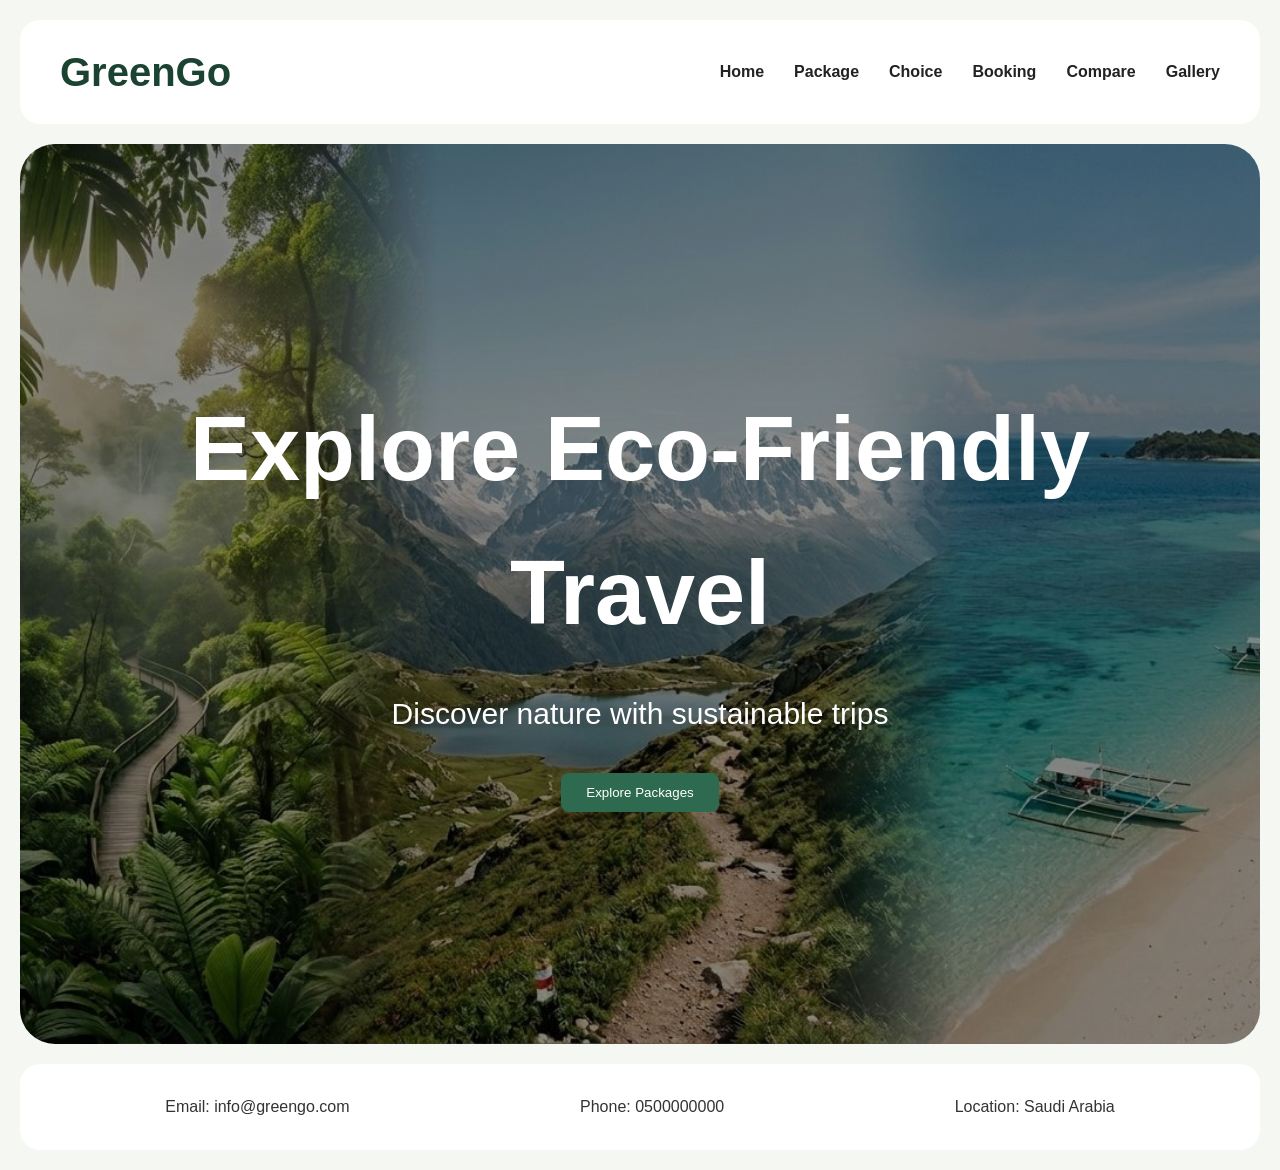
<file: index.html>
<!DOCTYPE html>
<html lang="en">
<head>
    <meta charset="UTF-8">
    <title>GreenGo</title>
    <link rel="stylesheet" href="style.css">
</head>
<body>
<nav>

<div class="logo">
GreenGo
</div>

<div class="nav-links">

<a href="index.html">Home</a>
<a href="package.html">Package</a>
<a href="choice.html">Choice</a>
<a href="booking.html">Booking</a>
<a href="compare.html">Compare</a>
<a href="gallery.html">Gallery</a>

</div>

</nav>

<!-- HERO -->

<section class="hero">

<div class="overlay">

<h1>Explore Eco-Friendly Travel</h1>

<p>
Discover nature with sustainable trips
</p>

<button onclick="goToPackages()">
Explore Packages
</button>

</div>

</section>


<!-- FOOTER -->

<footer>

<p>Email: info@greengo.com</p>

<p>Phone: 0500000000</p>

<p>Location: Saudi Arabia</p>

</footer> 
<script src="script.js"></script>
</body>
</html>
</file>
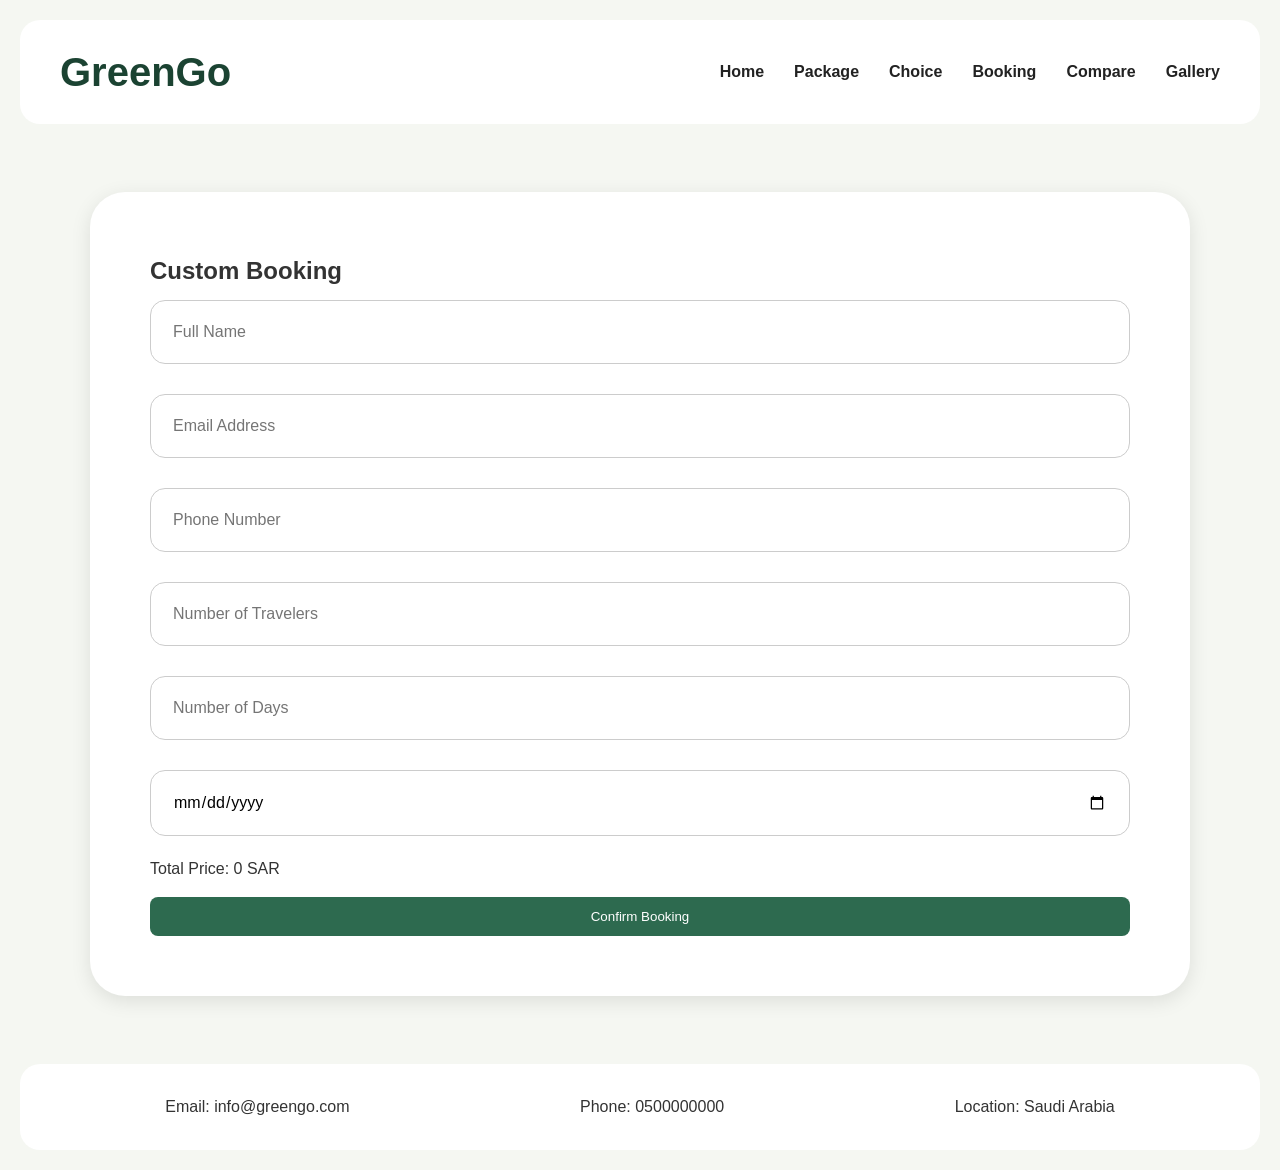
<file: booking.html>
<!DOCTYPE html>
<html lang="en">

<head>

<meta charset="UTF-8">

<meta name="viewport" content="width=device-width, initial-scale=1.0">

<title>Booking</title>

<link rel="stylesheet" href="./style.css">

</head>

<body>

<!-- NAVBAR -->

<nav>

<div class="logo">
GreenGo
</div>

<div class="nav-links">

<a href="index.html">Home</a>
<a href="package.html">Package</a>
<a href="choice.html">Choice</a>
<a href="booking.html">Booking</a>
<a href="compare.html">Compare</a>
<a href="gallery.html">Gallery</a>

</div>

</nav>

<!-- BOOKING SECTION -->

<section class="booking-section">

<form id="bookingForm" class="booking-form">

<h2>Custom Booking</h2>

<div class="form-grid">

<input type="text"
id="name"
placeholder="Full Name"
required>

<input type="email"
id="email"
placeholder="Email Address"
required>

<input type="tel"
id="phone"
placeholder="Phone Number"
required>

<input type="number"
id="travelers"
placeholder="Number of Travelers"
required>

<input type="number"
id="days"
placeholder="Number of Days"
required>

<input type="date"
id="date"
required>

</div>

<!-- PRICE -->

<div class="price-box">

Total Price:
<span id="totalPrice">
0
</span>
SAR

</div>

<button type="submit">
Confirm Booking
</button>

<p id="message"></p>

</form>

</section>

<!-- FOOTER -->

<footer>

<p>Email: info@greengo.com</p>

<p>Phone: 0500000000</p>

<p>Location: Saudi Arabia</p>

</footer>

<!-- JAVASCRIPT -->

<script>

let selectedPrice = localStorage.getItem("tripPrice");

if(!selectedPrice){
selectedPrice = 1500;
}

const travelersInput = document.getElementById("travelers");
const daysInput = document.getElementById("days");
const totalPrice = document.getElementById("totalPrice");

function calculatePrice(){

let travelers = travelersInput.value;
let days = daysInput.value;

if(travelers && days){

let total = selectedPrice * travelers * days;

totalPrice.innerText = total;

}

}

travelersInput.addEventListener("input", calculatePrice);

daysInput.addEventListener("input", calculatePrice);

document.getElementById("bookingForm").addEventListener("submit", function(e){

e.preventDefault();

document.getElementById("message").innerHTML =
"✅ Your booking has been confirmed!";

});

</script>

</body>

</html>
</file>
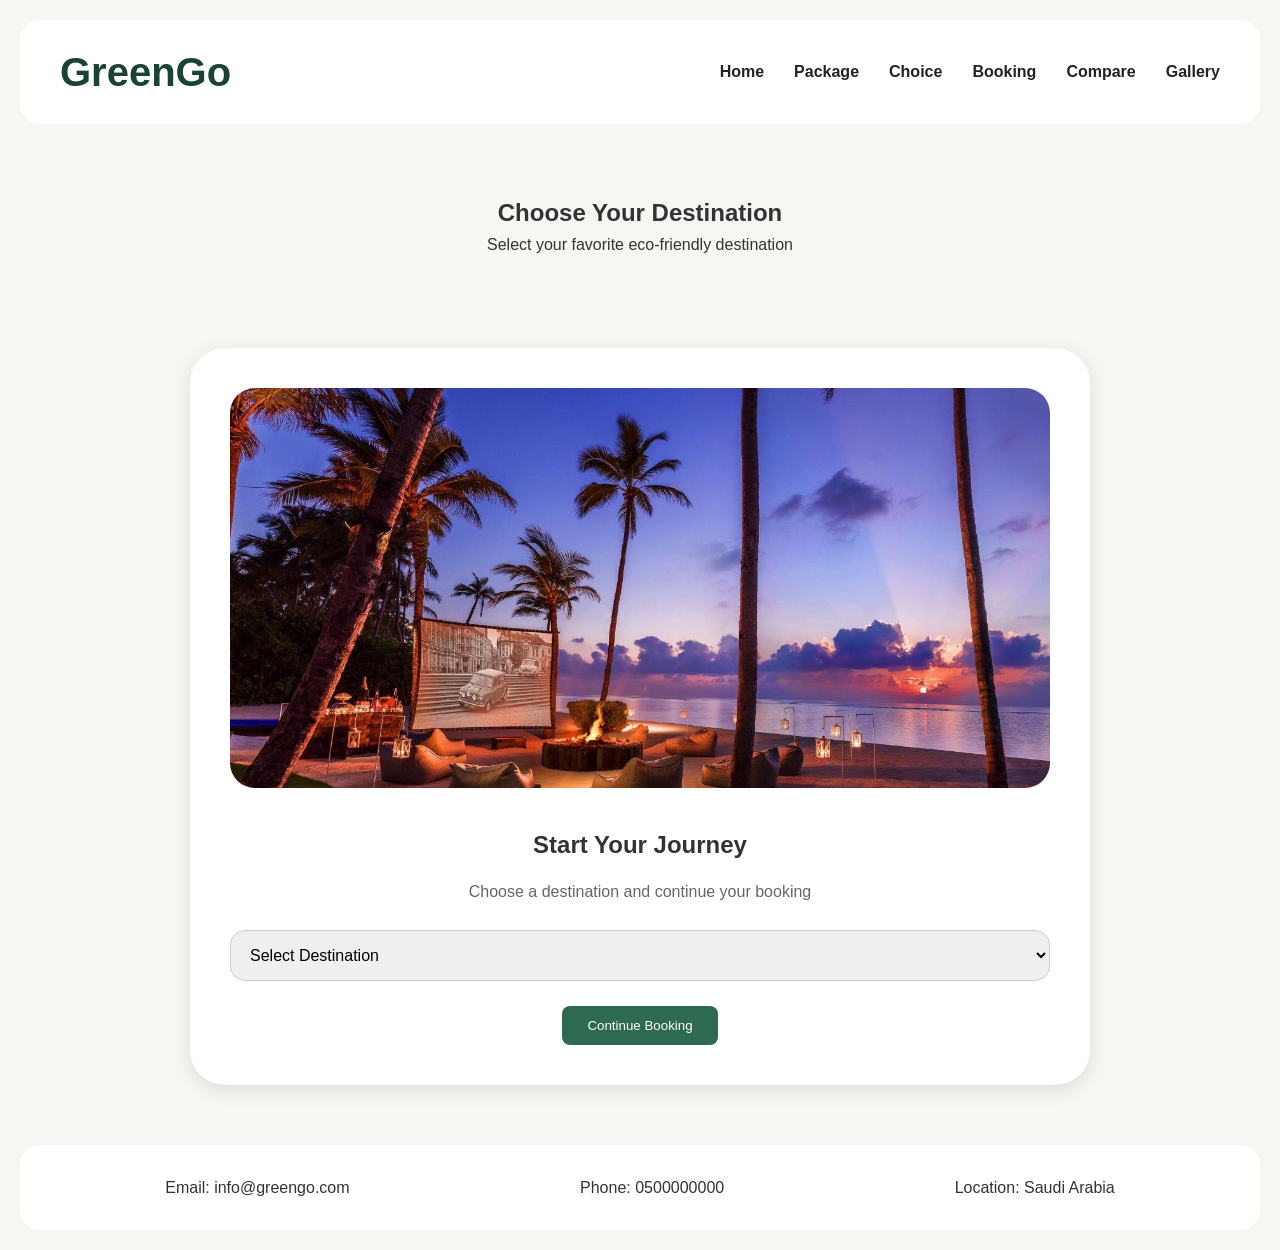
<file: choice.html>
<!DOCTYPE html>
<html lang="en">

<head>

<meta charset="UTF-8">

<meta name="viewport" content="width=device-width, initial-scale=1.0">

<title>Choose Destination</title>

<link rel="stylesheet" href="style.css">

</head>

<body>

<!-- NAVBAR -->

<nav>

<div class="logo">
GreenGo
</div>

<div class="nav-links">

<a href="index.html">Home</a>

<a href="package.html">Package</a>

<a href="choice.html">Choice</a>

<a href="booking.html">Booking</a>

<a href="compare.html">Compare</a>

<a href="gallery.html">Gallery</a>

</div>

</nav>

<!-- TITLE -->

<section class="page-title">

<h1 style="text-align:center;">Choose Your Destination</h1>

<p style="text-align:center;">
Select your favorite eco-friendly destination
</p>

</section>

<!-- CHOICE FORM -->

<section class="choice-section">

<div class="choice-box">

<img src="images/Beach and palm trees.jpg" alt="Beach and palm trees">

<h2>Start Your Journey</h2>

<p>
Choose a destination and continue your booking
</p>

<select id="destination">

<option value="">Select Destination</option>

<option>Bali Adventure</option>

<option>Swiss Nature</option>

<option>Maldives Escape</option>

</select>

<button onclick="chooseDestination()">

Continue Booking

</button>

</div>

</section>

<!-- FOOTER -->

<footer>

<p>Email: info@greengo.com</p>

<p>Phone: 0500000000</p>

<p>Location: Saudi Arabia</p>

</footer> 
<script src="script.js"></script>

</body>

</html>
</file>
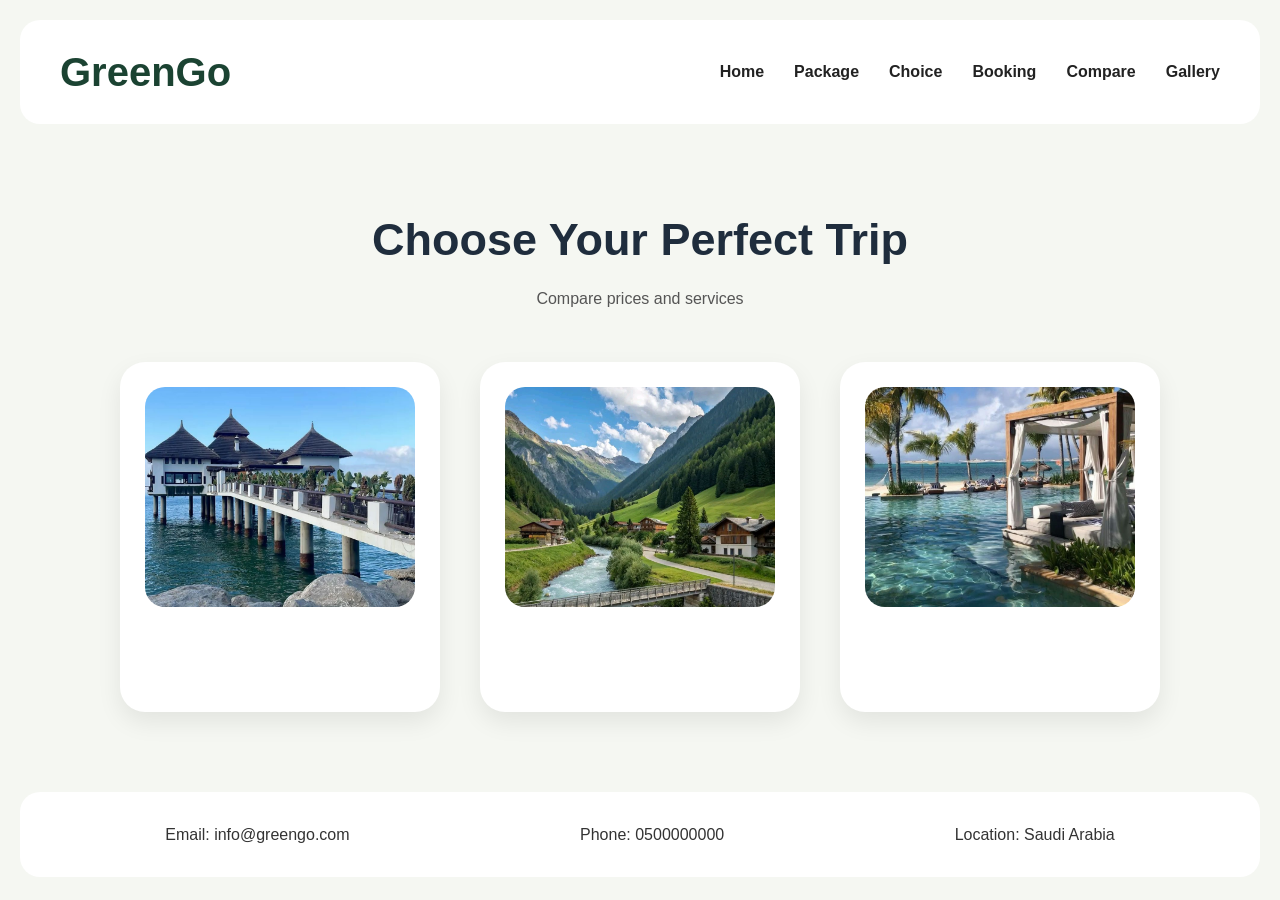
<file: compare.html>
<!DOCTYPE html>
<html lang="en">

<head>

<meta charset="UTF-8">

<meta name="viewport" content="width=device-width, initial-scale=1.0">

<title>Compare Packages</title>

<link rel="stylesheet" href="style.css">

</head>

<body>

<!-- NAVBAR -->

<nav>

<div class="logo">
GreenGo
</div>

<div class="nav-links">

<a href="index.html">Home</a>

<a href="package.html">Package</a>

<a href="choice.html">Choice</a>

<a href="booking.html">Booking</a>

<a href="compare.html">Compare</a>

<a href="gallery.html">Gallery</a>

</div>

</nav>

<!-- TITLE -->

<section class="compare-section">

<h1 class="compare-title">
Choose Your Perfect Trip
</h1>

<p class="compare-subtitle">
Compare prices and services
</p>

<!-- CARDS -->

<div class="compare-cards">

<!-- BALI -->

<div class="trip-card">

<img src="images/pali.jpg"
alt="Bali"
onclick="showInfo(this)">

<div class="trip-info">

<h2>Bali Adventure</h2>

<p class="price">1500 SAR</p>

<p>
Best for adventure lovers and nature activities.
</p>

<a href="choice.html">

<button>
Choose Trip
</button>

</a>

</div>

</div>

<!-- SWISS -->

<div class="trip-card">

<img src="images/Switzerland.jpg"
alt="Switzerland"
onclick="showInfo(this)">

<div class="trip-info">

<h2>Swiss Nature</h2>

<p class="price">2200 SAR</p>

<p>
Perfect for relaxing mountains and cold weather.
</p>

<a href="choice.html">

<button>
Choose Trip
</button>

</a>

</div>

</div>

<!-- MALDIVES -->

<div class="trip-card">

<img src="images/Maldives.jpg"
alt="Maldives"
onclick="showInfo(this)">

<div class="trip-info">

<h2>Maldives Escape</h2>

<p class="price">3000 SAR</p>

<p>
Luxury beach experience and peaceful vibes.
</p>

<a href="choice.html">

<button>
Choose Trip
</button>

</a>

</div>

</div>

</div>

</section>

<!-- FOOTER -->

<footer>

<p>Email: info@greengo.com</p>

<p>Phone: 0500000000</p>

<p>Location: Saudi Arabia</p>

</footer>

<!-- JAVASCRIPT -->

<script>

function showInfo(image){

let info = image.nextElementSibling;

if(info.style.display === "block"){

info.style.display = "none";

}else{

info.style.display = "block";

}

}

</script>

</body>

</html>
</file>
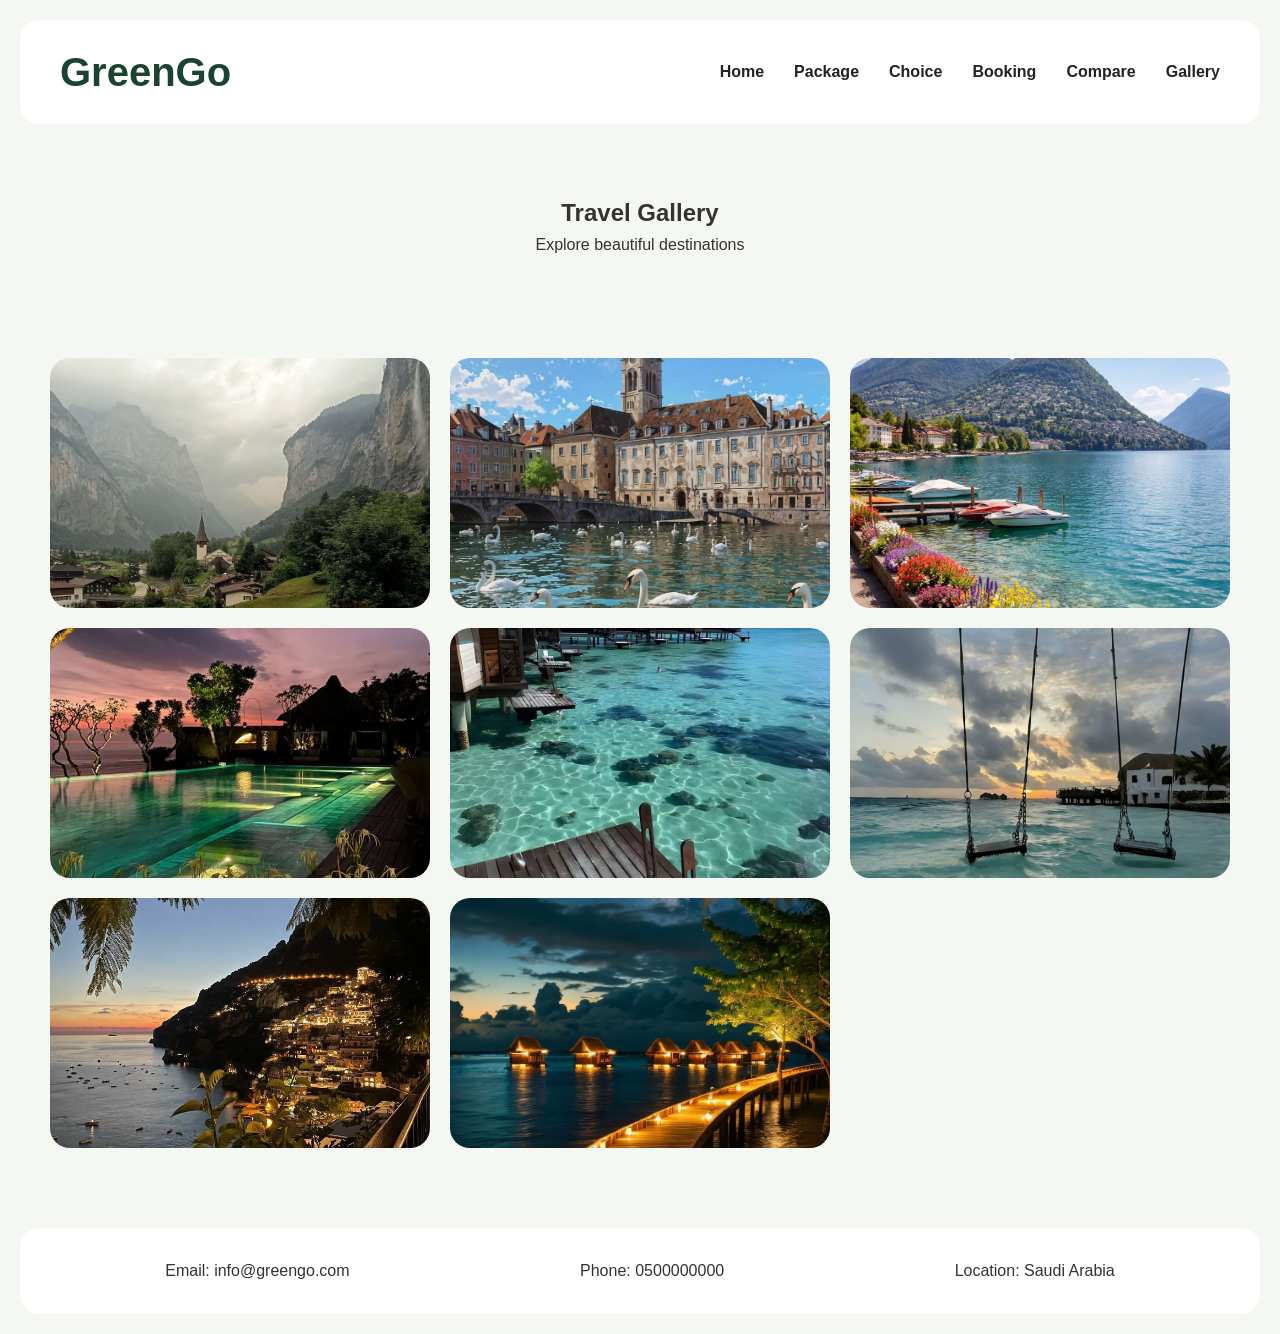
<file: gallery.html>
<!DOCTYPE html>
<html lang="en">
<head>
<meta charset="UTF-8">
<meta name="viewport" content="width=device-width, initial-scale=1.0">
<title>Gallery</title>
<link rel="stylesheet" href="style.css">
</head>

<body>
<nav>

<div class="logo">
GreenGo
</div>

<div class="nav-links">

<a href="index.html">Home</a>
<a href="package.html">Package</a>
<a href="choice.html">Choice</a>
<a href="booking.html">Booking</a>
<a href="compare.html">Compare</a>
<a href="gallery.html">Gallery</a>

</div>

</nav>

<section>

<h1 style="text-align:center;">Travel Gallery</h1>

<p style="text-align:center;">
Explore beautiful destinations
</p>

</section>

<section class="gallery">

<img src="images/1.jpg" alt="Adventure">

<img src="images/2.jpg" alt="Nature">

<img src="images/3.jpg" alt="Hotel">

<img src="images/4.jpg" alt="Travel">

<img src="images/5.jpg" alt="Adventure">

<img src="images/6.jpg" alt="Nature">
<img src="images/7.jpg" alt="Nature">
<img src="images/8.jpg" alt="Nature">


</section>

<!-- FOOTER -->

<footer>

<p>Email: info@greengo.com</p>

<p>Phone: 0500000000</p>

<p>Location: Saudi Arabia</p>

</footer> 
<script src="script.js"></script>
</body>
</html>
</file>
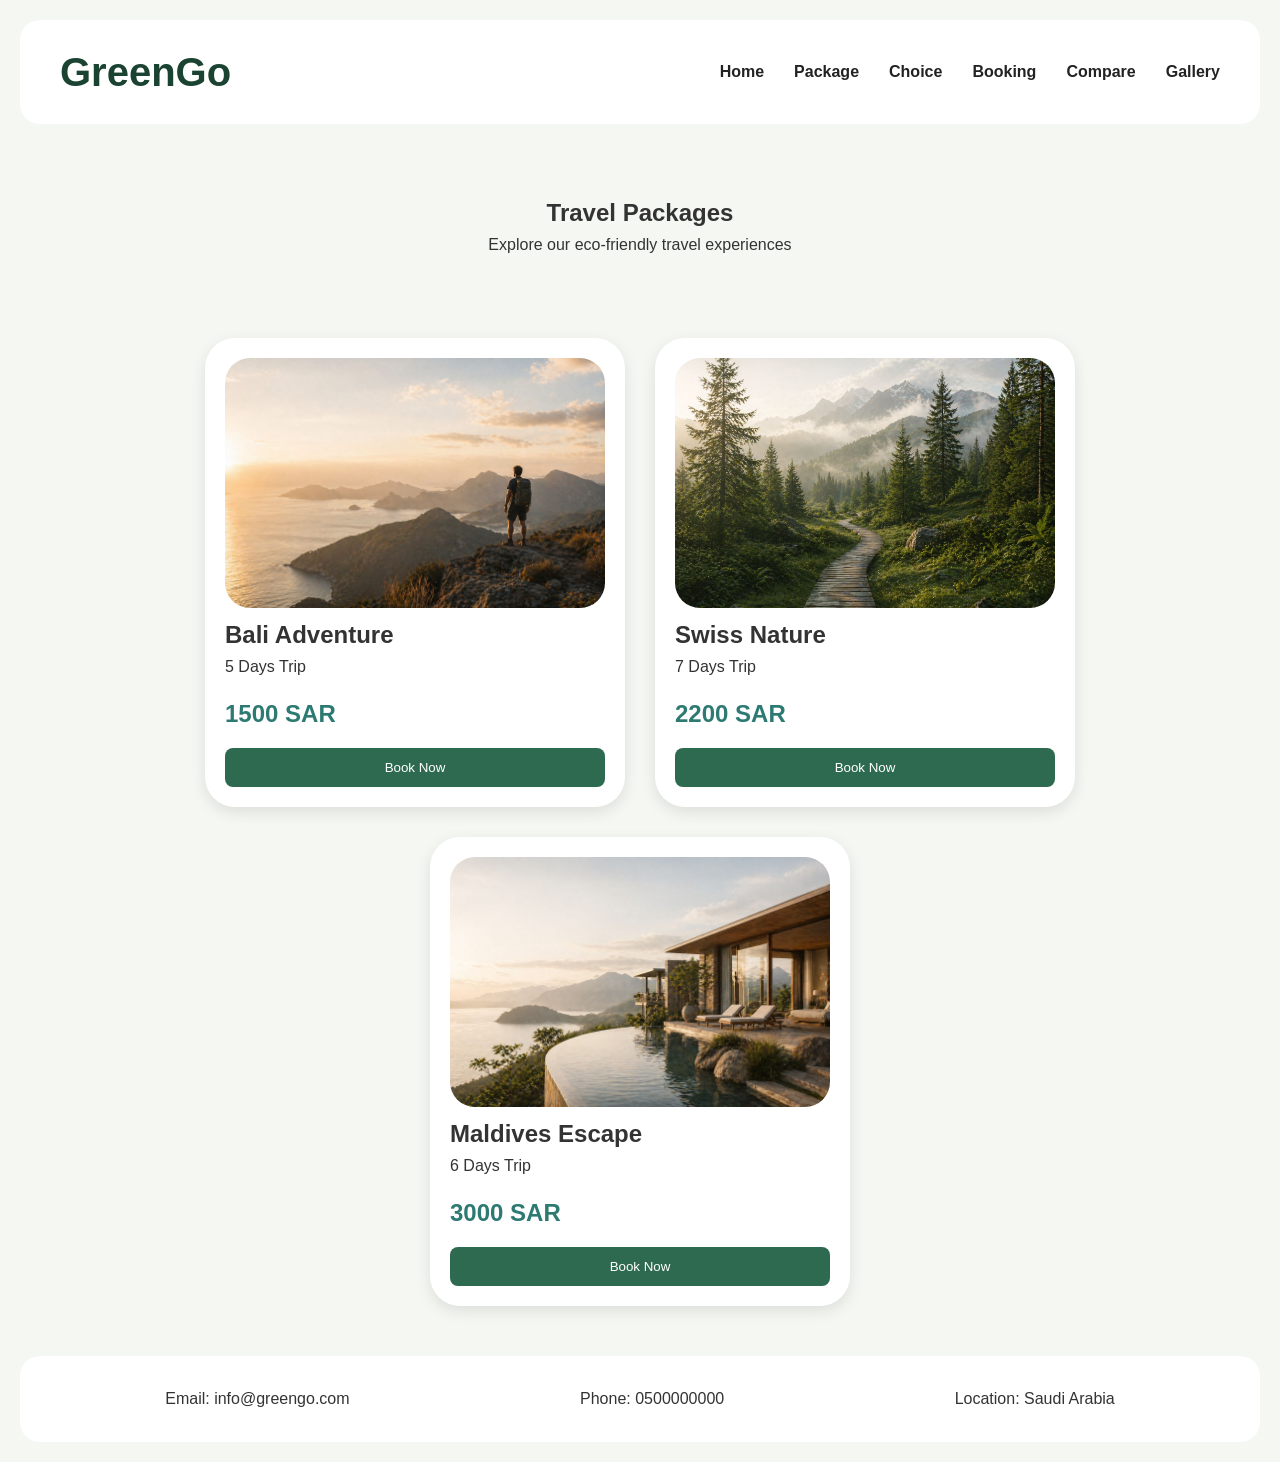
<file: package.html>
<!DOCTYPE html>
<html lang="en">

<head>
<meta charset="UTF-8">
<meta name="viewport" content="width=device-width, initial-scale=1.0">

<title>Packages</title>

<link rel="stylesheet" href="style.css">

</head>

<body>

<!-- NAVBAR -->

<nav>

<div class="logo">
GreenGo
</div>

<div class="nav-links">

<a href="index.html">Home</a>
<a href="package.html">Package</a>
<a href="choice.html">Choice</a>
<a href="booking.html">Booking</a>
<a href="compare.html">Compare</a>
<a href="gallery.html">Gallery</a>

</div>

</nav>

<!-- PAGE TITLE -->

<section>

<h1 style="text-align:center;">Travel Packages</h1>

<p style="text-align:center;">
Explore our eco-friendly travel experiences
</p>

</section>

<!-- PACKAGES -->

<section class="packages">

<!-- CARD 1 -->

<div class="travel-package">

<img src="images/adventure.jpg" alt="Bali">

<div class="package-content">

<h2>Bali Adventure</h2>

<p>5 Days Trip</p>

<p class="price">1500 SAR</p>

<button onclick="bookNow('Bali Adventure')">
Book Now
</button>

</div>

</div>

<!-- CARD 2 -->

<div class="travel-package">

<img src="images/Nature.jpg" alt="Swiss">

<div class="package-content">

<h2>Swiss Nature</h2>

<p>7 Days Trip</p>

<p class="price">2200 SAR</p>

<button onclick="bookNow('Swiss Nature')">
Book Now
</button>

</div>

</div>

<!-- CARD 3 -->

<div class="travel-package">

<img src="images/hotel.jpg" alt="Maldives">

<div class="package-content">

<h2>Maldives Escape</h2>

<p>6 Days Trip</p>

<p class="price">3000 SAR</p>

<button onclick="bookNow('Maldives Escape')">
Book Now
</button>

</div>

</div>

</section>

<!-- FOOTER -->

<footer>

<p>Email: info@greengo.com</p>

<p>Phone: 0500000000</p>

<p>Location: Saudi Arabia</p>

</footer>

<!-- JAVASCRIPT -->

<script>

function bookNow(packageName){

alert("Your booking for " + packageName + " has been confirmed!");

}

</script>

<script src="script.js"></script>

</body>

</html>
</file>
<file: style.css>
/* RESET */

*{
    margin:0;
    padding:0;
    box-sizing:border-box;
    font-family:Arial, sans-serif;
}

/* BODY */

body{
    background:#f5f7f2;
    color:#333;
    line-height:1.6;
}



/* SECTION */

section{
    padding:50px;
}

/* BUTTON */

button{
    background:#2d6a4f;
    color:white;
    border:none;
    padding:12px 25px;
    border-radius:8px;
    cursor:pointer;
    transition:0.3s;
}

button:hover{
    background:#40916c;
}


/* TABLE */

table{
    width:100%;
    border-collapse:collapse;
    margin-top:20px;
}

table th,
table td{
    border:1px solid #ccc;
    padding:15px;
    text-align:center;
}

table th{
    background:#2d6a4f;
    color:white;
}

/* FORM */

form{
    max-width:600px;
    margin:auto;
    background:white;
    padding:30px;
    border-radius:15px;
}

form input,
form select{
    width:100%;
    padding:12px;
    margin:10px 0;
    border:1px solid #ccc;
    border-radius:8px;
}

/* GALLERY */

.gallery{
    display:grid;
    grid-template-columns:repeat(auto-fit,minmax(250px,1fr));
    gap:20px;
}

.gallery img{
    width:100%;
    height:250px;
    object-fit:cover;
    border-radius:15px;
}

/* GALLERY */

.gallery{

    display:grid;

    grid-template-columns:repeat(auto-fit, minmax(300px,1fr));

    gap:20px;

    padding-bottom:60px;
}

.gallery img{

    width:100%;

    height:250px;

    object-fit:cover;

    border-radius:20px;

    transition:0.3s;
}

.gallery img:hover{

    transform:scale(1.03);
}
/* NAVBAR */

nav{

display:flex;
justify-content:space-between;
align-items:center;

padding:20px 40px;

margin:20px;

background:white;

border-radius:20px;
}

.logo{

font-size:40px;
font-weight:bold;

color:#1b4332;
}

.nav-links{

display:flex;
gap:30px;
}

.nav-links a{

text-decoration:none;

color:#222;

font-weight:bold;

transition:0.3s;
}

.nav-links a:hover{

color:#40916c;
}

/* HERO */

.hero{

height:100vh;

margin:20px;

border-radius:35px;

background:
linear-gradient(rgba(0,0,0,0.45),
rgba(0,0,0,0.45)),

url("images/website-background.jpg");

background-size:cover;

background-position:center;

display:flex;

justify-content:center;

align-items:center;

text-align:center;

color:white;
}

.overlay h1{

font-size:90px;

margin-bottom:25px;
}

.overlay p{

font-size:30px;

margin-bottom:35px;
}
/* FEATURES */

.features{

display:flex;

justify-content:center;

gap:25px;

padding:20px;

flex-wrap:wrap;
}

.feature-card{

width:380px;

background:white;

border-radius:25px;

overflow:hidden;

box-shadow:0 5px 15px rgba(0,0,0,0.1);

transition:0.3s;
}

.feature-card:hover{

transform:translateY(-10px);
}

.feature-card img{

width:100%;

height:250px;

object-fit:cover;
}

.feature-text{

padding:20px;
}

/* FOOTER */

footer{

display:flex;

justify-content:space-around;

padding:30px;

margin:20px;

background:white;

border-radius:20px;

}
/* PACKAGES */

.packages{

display:flex;

justify-content:center;

gap:30px;

flex-wrap:wrap;

padding:30px;
}

/* SINGLE PACKAGE */

.travel-package{

width:420px;

background:white;

border-radius:30px;

padding:20px;

box-shadow:0 5px 15px rgba(0,0,0,0.1);

transition:0.3s;
}

.travel-package:hover{

transform:translateY(-10px);
}

.travel-package img{

width:100%;

height:250px;

object-fit:cover;

border-radius:25px;
}

/* INFO */

.package-info{

display:grid;

grid-template-columns:repeat(2,1fr);

gap:15px;

margin:25px 0;
}

.info-box{

background:#f5f7f2;

padding:15px;

border-radius:15px;
}

.info-box h3{

margin-bottom:8px;

font-size:18px;

color:#1b4332;
}

/* BUTTON */

.travel-package button{

width:100%;
}
/* CHOICE PAGE */

.choice-section{

display:flex;

justify-content:center;

padding:40px;
}

.choice-box{

width:900px;

background:white;

padding:40px;

border-radius:35px;

text-align:center;

box-shadow:0 5px 20px rgba(0,0,0,0.1);
backdrop-filter:blur(10px);
}

.choice-box img{

width:100%;

height:400px;

object-fit:cover;

border-radius:25px;

margin-bottom:30px;
}
.choice-box h2{

margin-bottom:15px;
}

.choice-box p{

margin-bottom:25px;

color:#666;
}

.choice-box select{

width:100%;

padding:15px;

border-radius:15px;

border:1px solid #ccc;

margin-bottom:25px;

font-size:16px;
}
.price{

font-size:22px;

font-weight:bold;

color:#1b4332;

margin:15px 0;
}
/* BOOKING PAGE */
.booking-section{

display:flex;

justify-content:center;

align-items:center;

min-height:100vh;

padding:40px;
}
.booking-form{

width:95%;

max-width:1100px;

background:white;

padding:60px;

border-radius:35px;

box-shadow:0 5px 20px rgba(0,0,0,0.1);
}

/* TITLE */

.booking-form h1{

font-size:45px;

margin-bottom:30px;

text-align:center;

color:#1b4332;
}

/* INPUTS */

.booking-form input,
.booking-form select{

width:100%;

padding:22px;

margin-bottom:20px;

border-radius:15px;

border:1px solid #ccc;

font-size:16px;
}

/* BUTTON */

.booking-form button{

width:100%;

margin-top:15px;
}

.compare-page{
background-image:url("images/compare.jpg");
background-size:cover;
background-position:center;
background-repeat:no-repeat;
padding:80px 0;
overflow: hidden;
border-radius: 40px;
margin: 20px;
}
.compare-section{
padding: 60px 40px;
text-align: center;
}

.compare-title{
font-size: 45px;
margin-bottom: 10px;
color: #1f2d3d;
}

.compare-subtitle{
color: #555;
margin-bottom: 50px;
}

.compare-cards{
display: flex;
align-items: flex-start;
justify-content: center;
gap: 40px;
flex-wrap: wrap;
}

.trip-card{
width: 320px;
background: white;
padding: 25px;
border-radius: 25px;
box-shadow: 0 10px 25px rgba(0,0,0,0.08);
transition: 0.4s;
display: flex;
flex-direction: column;
align-items: center;
justify-content: flex-start;
min-height: 350px;
}

.trip-card img{
width: 100%;
height: 220px;
object-fit: cover;
border-radius: 20px;
cursor: pointer;
transition: 0.4s;
}

.trip-card img:hover{
transform: scale(1.05);
}

.trip-info{
display: none;
margin-top: 20px;
}

.trip-info h2{
font-size: 32px;
margin-bottom: 10px;
}

.price{
font-size: 24px;
font-weight: bold;
color: #2d7a73;
margin-bottom: 15px;
}

.trip-info p{
line-height: 1.7;
color: #555;
}

.trip-info button{
margin-top: 20px;
padding: 12px 30px;
border: none;
border-radius: 30px;
background: #5d9c95;
color: white;
font-size: 16px;
cursor: pointer;
transition: 0.3s;
}

.trip-info button:hover{
background: #1f5c56;
transform: translateY(-3px);
}
</file>
